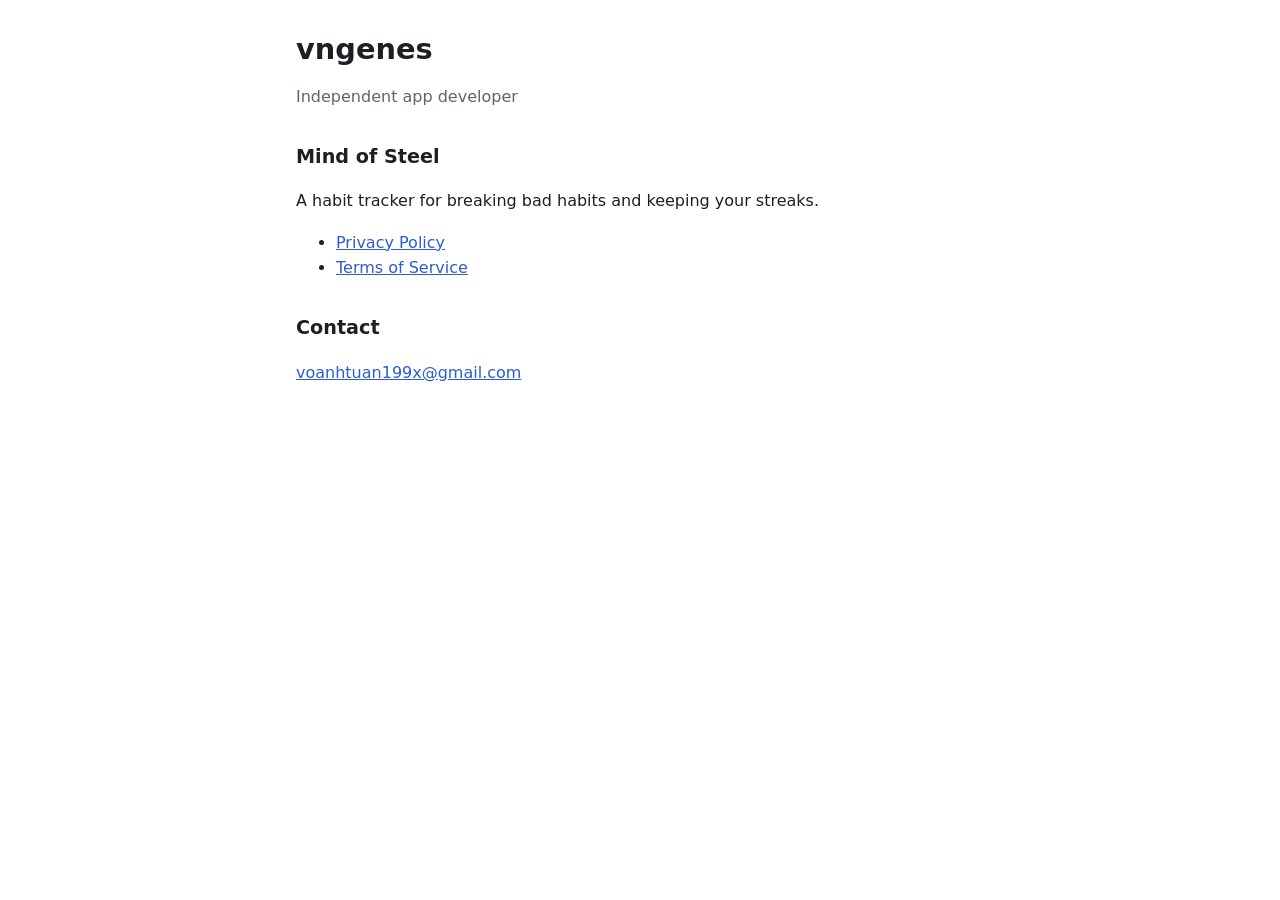
<file: index.html>
<!doctype html>
<html lang="en">
<head>
  <meta charset="utf-8">
  <meta name="viewport" content="width=device-width, initial-scale=1">
  <title>vngenes apps</title>
  <link rel="stylesheet" href="/style.css">
</head>
<body>
<main>
  <h1>vngenes</h1>
  <p class="muted">Independent app developer</p>

  <h2>Mind of Steel</h2>
  <p>A habit tracker for breaking bad habits and keeping your streaks.</p>
  <ul>
    <li><a href="/mind-of-steel/privacy/">Privacy Policy</a></li>
    <li><a href="/mind-of-steel/terms/">Terms of Service</a></li>
  </ul>

  <h2>Contact</h2>
  <p><a href="mailto:voanhtuan199x@gmail.com">voanhtuan199x@gmail.com</a></p>
</main>
</body>
</html>
</file>
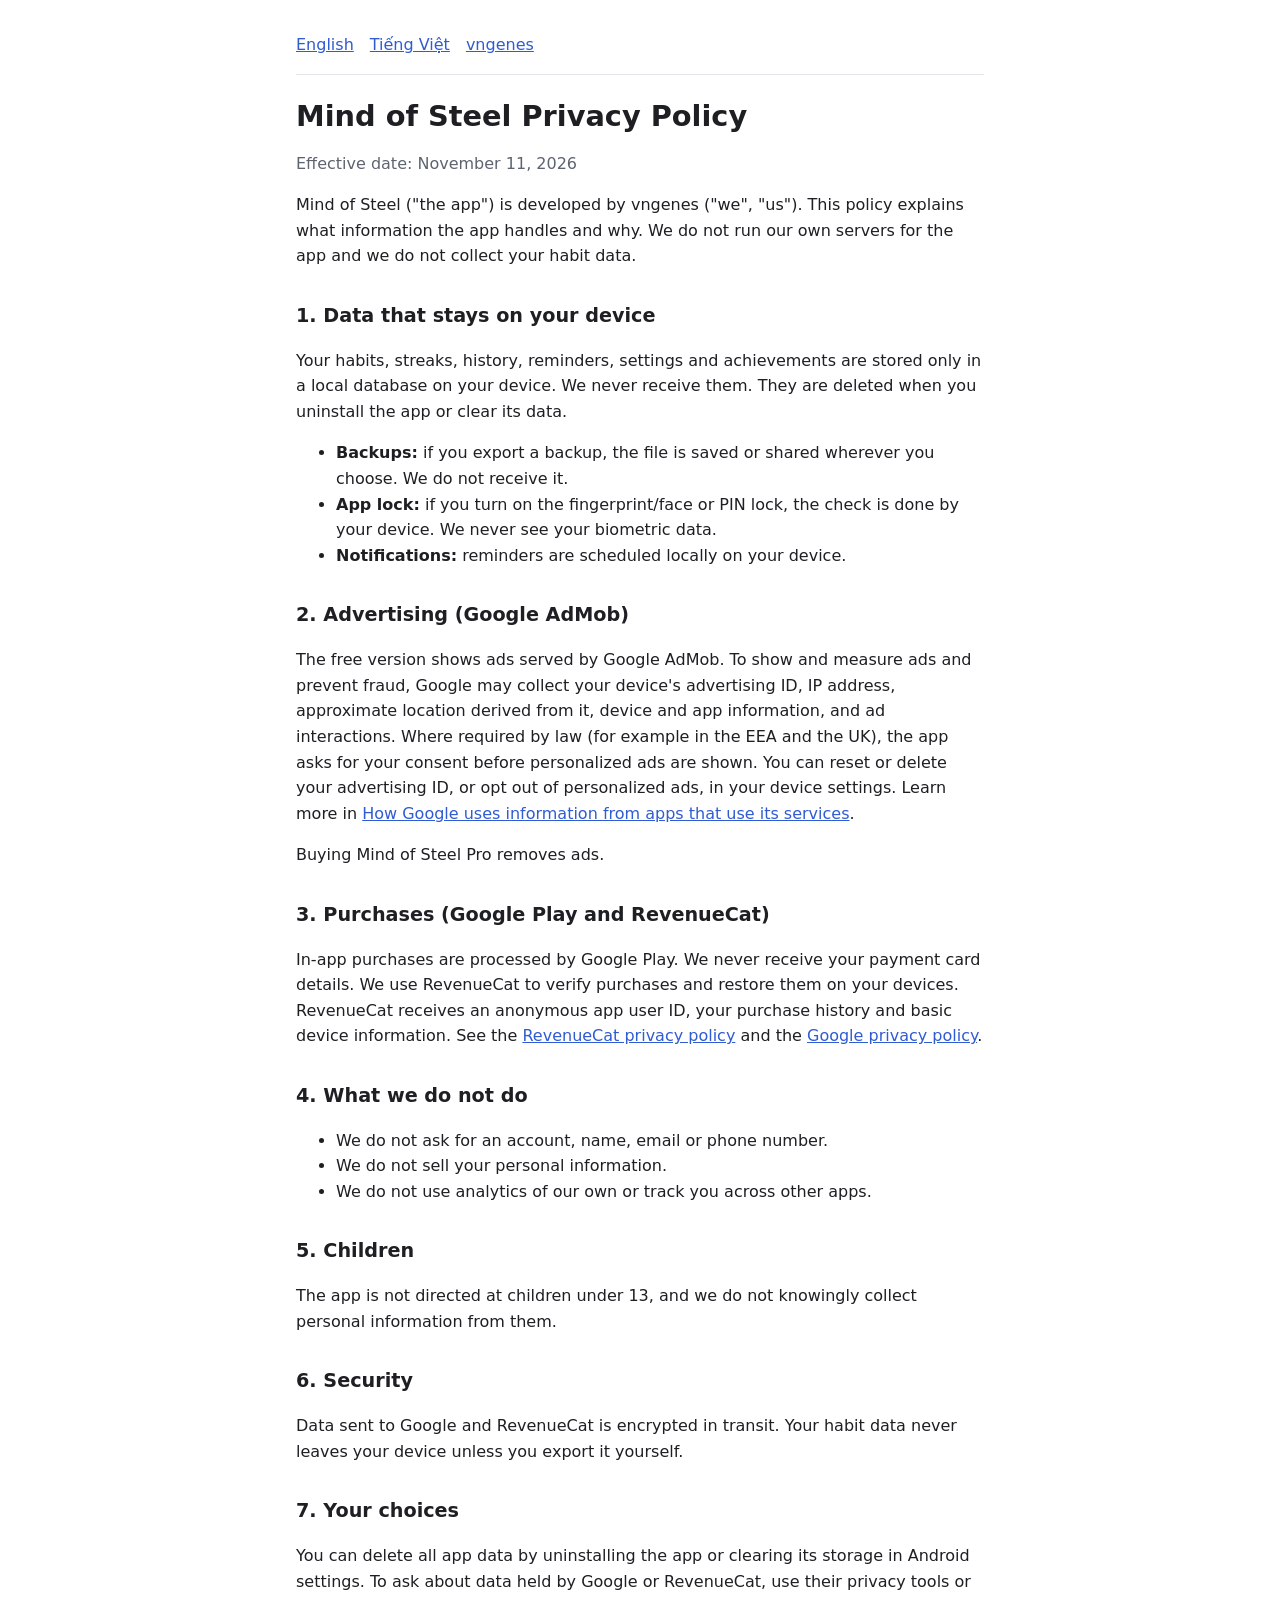
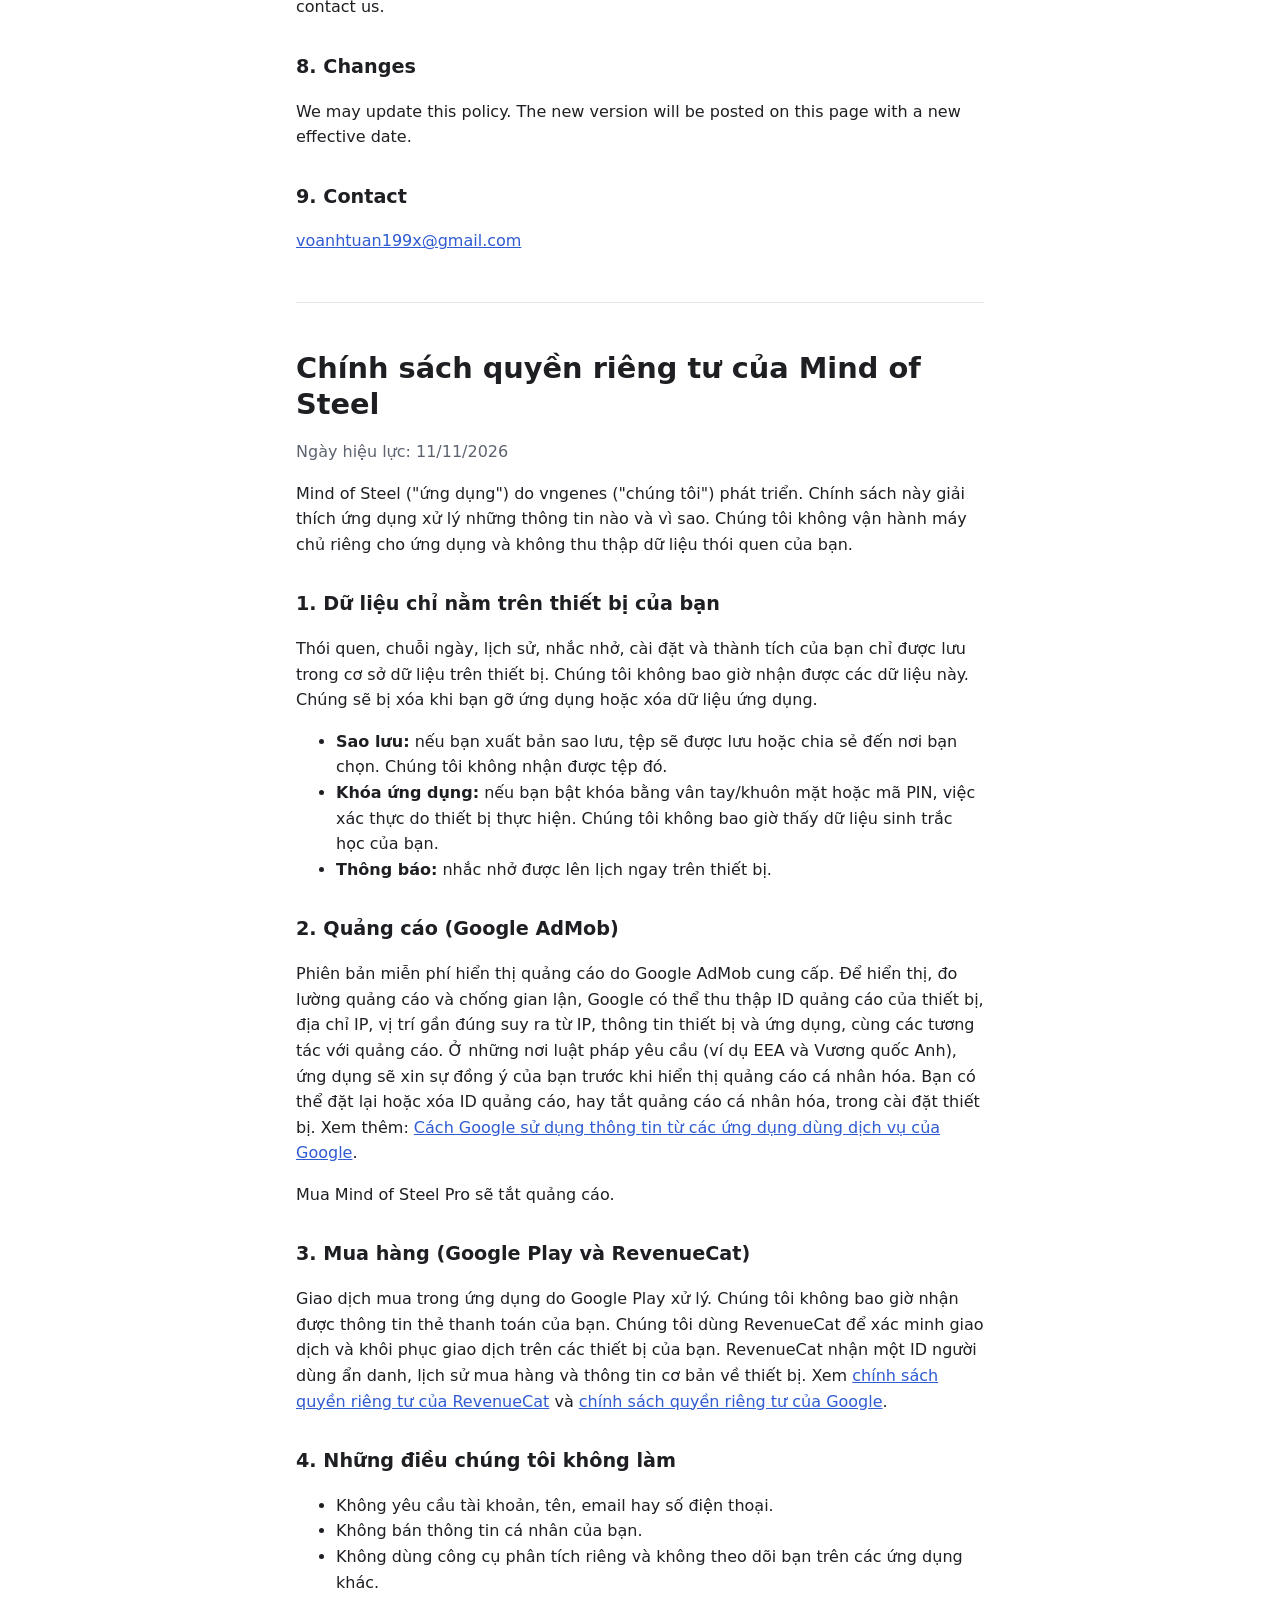
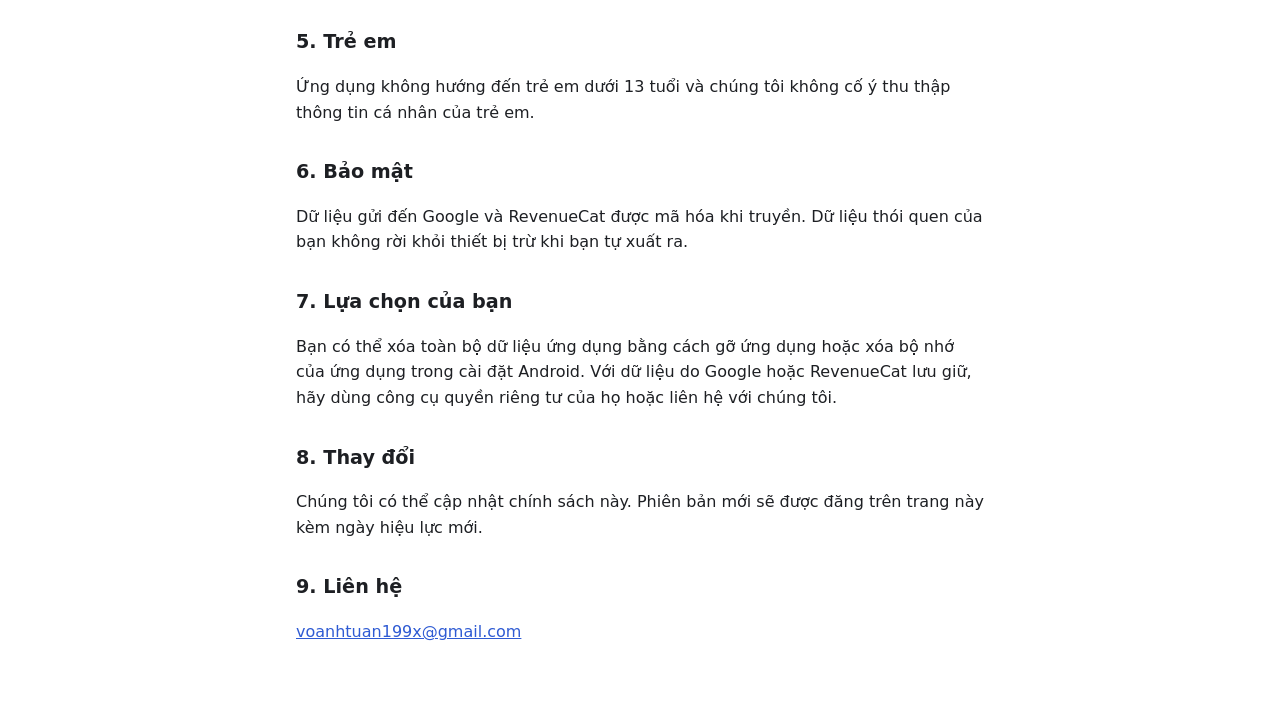
<file: mind-of-steel/privacy/index.html>
<!doctype html>
<html lang="en">
<head>
  <meta charset="utf-8">
  <meta name="viewport" content="width=device-width, initial-scale=1">
  <title>Mind of Steel Privacy Policy</title>
  <link rel="stylesheet" href="/style.css">
</head>
<body>
<main>
  <nav><a href="#en">English</a><a href="#vi">Tiếng Việt</a><a href="/">vngenes</a></nav>

  <section id="en" lang="en">
    <h1>Mind of Steel Privacy Policy</h1>
    <p class="muted">Effective date: November 11, 2026</p>

    <p>Mind of Steel ("the app") is developed by vngenes ("we", "us"). This policy explains what information the app handles and why. We do not run our own servers for the app and we do not collect your habit data.</p>

    <h2>1. Data that stays on your device</h2>
    <p>Your habits, streaks, history, reminders, settings and achievements are stored only in a local database on your device. We never receive them. They are deleted when you uninstall the app or clear its data.</p>
    <ul>
      <li><strong>Backups:</strong> if you export a backup, the file is saved or shared wherever you choose. We do not receive it.</li>
      <li><strong>App lock:</strong> if you turn on the fingerprint/face or PIN lock, the check is done by your device. We never see your biometric data.</li>
      <li><strong>Notifications:</strong> reminders are scheduled locally on your device.</li>
    </ul>

    <h2>2. Advertising (Google AdMob)</h2>
    <p>The free version shows ads served by Google AdMob. To show and measure ads and prevent fraud, Google may collect your device's advertising ID, IP address, approximate location derived from it, device and app information, and ad interactions. Where required by law (for example in the EEA and the UK), the app asks for your consent before personalized ads are shown. You can reset or delete your advertising ID, or opt out of personalized ads, in your device settings. Learn more in <a href="https://policies.google.com/technologies/partner-sites">How Google uses information from apps that use its services</a>.</p>
    <p>Buying Mind of Steel Pro removes ads.</p>

    <h2>3. Purchases (Google Play and RevenueCat)</h2>
    <p>In-app purchases are processed by Google Play. We never receive your payment card details. We use RevenueCat to verify purchases and restore them on your devices. RevenueCat receives an anonymous app user ID, your purchase history and basic device information. See the <a href="https://www.revenuecat.com/privacy">RevenueCat privacy policy</a> and the <a href="https://policies.google.com/privacy">Google privacy policy</a>.</p>

    <h2>4. What we do not do</h2>
    <ul>
      <li>We do not ask for an account, name, email or phone number.</li>
      <li>We do not sell your personal information.</li>
      <li>We do not use analytics of our own or track you across other apps.</li>
    </ul>

    <h2>5. Children</h2>
    <p>The app is not directed at children under 13, and we do not knowingly collect personal information from them.</p>

    <h2>6. Security</h2>
    <p>Data sent to Google and RevenueCat is encrypted in transit. Your habit data never leaves your device unless you export it yourself.</p>

    <h2>7. Your choices</h2>
    <p>You can delete all app data by uninstalling the app or clearing its storage in Android settings. To ask about data held by Google or RevenueCat, use their privacy tools or contact us.</p>

    <h2>8. Changes</h2>
    <p>We may update this policy. The new version will be posted on this page with a new effective date.</p>

    <h2>9. Contact</h2>
    <p><a href="mailto:voanhtuan199x@gmail.com">voanhtuan199x@gmail.com</a></p>
  </section>

  <hr>

  <section id="vi" lang="vi">
    <h1>Chính sách quyền riêng tư của Mind of Steel</h1>
    <p class="muted">Ngày hiệu lực: 11/11/2026</p>

    <p>Mind of Steel ("ứng dụng") do vngenes ("chúng tôi") phát triển. Chính sách này giải thích ứng dụng xử lý những thông tin nào và vì sao. Chúng tôi không vận hành máy chủ riêng cho ứng dụng và không thu thập dữ liệu thói quen của bạn.</p>

    <h2>1. Dữ liệu chỉ nằm trên thiết bị của bạn</h2>
    <p>Thói quen, chuỗi ngày, lịch sử, nhắc nhở, cài đặt và thành tích của bạn chỉ được lưu trong cơ sở dữ liệu trên thiết bị. Chúng tôi không bao giờ nhận được các dữ liệu này. Chúng sẽ bị xóa khi bạn gỡ ứng dụng hoặc xóa dữ liệu ứng dụng.</p>
    <ul>
      <li><strong>Sao lưu:</strong> nếu bạn xuất bản sao lưu, tệp sẽ được lưu hoặc chia sẻ đến nơi bạn chọn. Chúng tôi không nhận được tệp đó.</li>
      <li><strong>Khóa ứng dụng:</strong> nếu bạn bật khóa bằng vân tay/khuôn mặt hoặc mã PIN, việc xác thực do thiết bị thực hiện. Chúng tôi không bao giờ thấy dữ liệu sinh trắc học của bạn.</li>
      <li><strong>Thông báo:</strong> nhắc nhở được lên lịch ngay trên thiết bị.</li>
    </ul>

    <h2>2. Quảng cáo (Google AdMob)</h2>
    <p>Phiên bản miễn phí hiển thị quảng cáo do Google AdMob cung cấp. Để hiển thị, đo lường quảng cáo và chống gian lận, Google có thể thu thập ID quảng cáo của thiết bị, địa chỉ IP, vị trí gần đúng suy ra từ IP, thông tin thiết bị và ứng dụng, cùng các tương tác với quảng cáo. Ở những nơi luật pháp yêu cầu (ví dụ EEA và Vương quốc Anh), ứng dụng sẽ xin sự đồng ý của bạn trước khi hiển thị quảng cáo cá nhân hóa. Bạn có thể đặt lại hoặc xóa ID quảng cáo, hay tắt quảng cáo cá nhân hóa, trong cài đặt thiết bị. Xem thêm: <a href="https://policies.google.com/technologies/partner-sites">Cách Google sử dụng thông tin từ các ứng dụng dùng dịch vụ của Google</a>.</p>
    <p>Mua Mind of Steel Pro sẽ tắt quảng cáo.</p>

    <h2>3. Mua hàng (Google Play và RevenueCat)</h2>
    <p>Giao dịch mua trong ứng dụng do Google Play xử lý. Chúng tôi không bao giờ nhận được thông tin thẻ thanh toán của bạn. Chúng tôi dùng RevenueCat để xác minh giao dịch và khôi phục giao dịch trên các thiết bị của bạn. RevenueCat nhận một ID người dùng ẩn danh, lịch sử mua hàng và thông tin cơ bản về thiết bị. Xem <a href="https://www.revenuecat.com/privacy">chính sách quyền riêng tư của RevenueCat</a> và <a href="https://policies.google.com/privacy?hl=vi">chính sách quyền riêng tư của Google</a>.</p>

    <h2>4. Những điều chúng tôi không làm</h2>
    <ul>
      <li>Không yêu cầu tài khoản, tên, email hay số điện thoại.</li>
      <li>Không bán thông tin cá nhân của bạn.</li>
      <li>Không dùng công cụ phân tích riêng và không theo dõi bạn trên các ứng dụng khác.</li>
    </ul>

    <h2>5. Trẻ em</h2>
    <p>Ứng dụng không hướng đến trẻ em dưới 13 tuổi và chúng tôi không cố ý thu thập thông tin cá nhân của trẻ em.</p>

    <h2>6. Bảo mật</h2>
    <p>Dữ liệu gửi đến Google và RevenueCat được mã hóa khi truyền. Dữ liệu thói quen của bạn không rời khỏi thiết bị trừ khi bạn tự xuất ra.</p>

    <h2>7. Lựa chọn của bạn</h2>
    <p>Bạn có thể xóa toàn bộ dữ liệu ứng dụng bằng cách gỡ ứng dụng hoặc xóa bộ nhớ của ứng dụng trong cài đặt Android. Với dữ liệu do Google hoặc RevenueCat lưu giữ, hãy dùng công cụ quyền riêng tư của họ hoặc liên hệ với chúng tôi.</p>

    <h2>8. Thay đổi</h2>
    <p>Chúng tôi có thể cập nhật chính sách này. Phiên bản mới sẽ được đăng trên trang này kèm ngày hiệu lực mới.</p>

    <h2>9. Liên hệ</h2>
    <p><a href="mailto:voanhtuan199x@gmail.com">voanhtuan199x@gmail.com</a></p>
  </section>
</main>
</body>
</html>
</file>
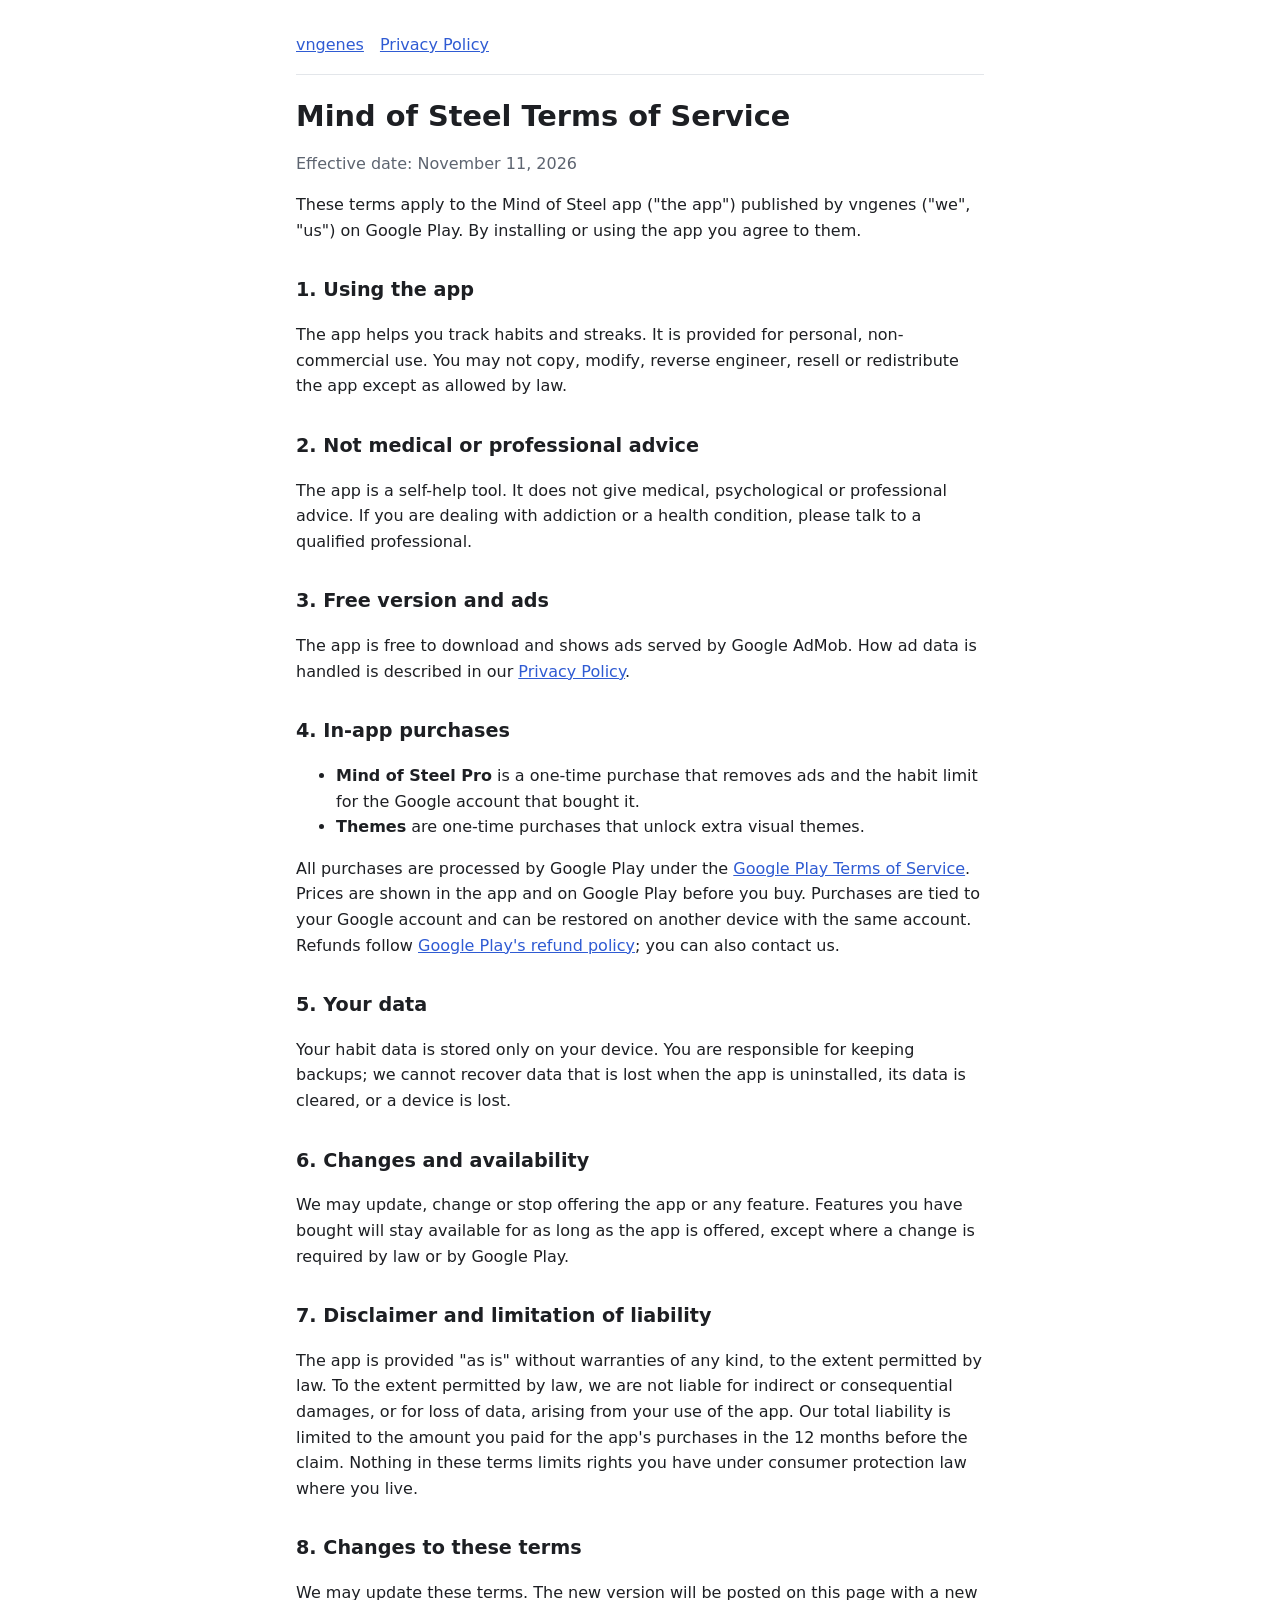
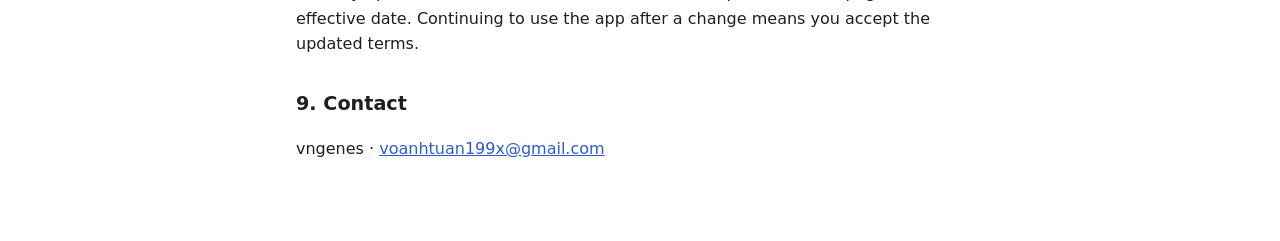
<file: mind-of-steel/terms/index.html>
<!doctype html>
<html lang="en">
<head>
  <meta charset="utf-8">
  <meta name="viewport" content="width=device-width, initial-scale=1">
  <title>Mind of Steel Terms of Service</title>
  <link rel="stylesheet" href="/style.css">
</head>
<body>
<main>
  <nav><a href="/">vngenes</a><a href="/mind-of-steel/privacy/">Privacy Policy</a></nav>

  <h1>Mind of Steel Terms of Service</h1>
  <p class="muted">Effective date: November 11, 2026</p>

  <p>These terms apply to the Mind of Steel app ("the app") published by vngenes ("we", "us") on Google Play. By installing or using the app you agree to them.</p>

  <h2>1. Using the app</h2>
  <p>The app helps you track habits and streaks. It is provided for personal, non-commercial use. You may not copy, modify, reverse engineer, resell or redistribute the app except as allowed by law.</p>

  <h2>2. Not medical or professional advice</h2>
  <p>The app is a self-help tool. It does not give medical, psychological or professional advice. If you are dealing with addiction or a health condition, please talk to a qualified professional.</p>

  <h2>3. Free version and ads</h2>
  <p>The app is free to download and shows ads served by Google AdMob. How ad data is handled is described in our <a href="/mind-of-steel/privacy/">Privacy Policy</a>.</p>

  <h2>4. In-app purchases</h2>
  <ul>
    <li><strong>Mind of Steel Pro</strong> is a one-time purchase that removes ads and the habit limit for the Google account that bought it.</li>
    <li><strong>Themes</strong> are one-time purchases that unlock extra visual themes.</li>
  </ul>
  <p>All purchases are processed by Google Play under the <a href="https://play.google.com/about/play-terms/">Google Play Terms of Service</a>. Prices are shown in the app and on Google Play before you buy. Purchases are tied to your Google account and can be restored on another device with the same account. Refunds follow <a href="https://support.google.com/googleplay/answer/2479637">Google Play's refund policy</a>; you can also contact us.</p>

  <h2>5. Your data</h2>
  <p>Your habit data is stored only on your device. You are responsible for keeping backups; we cannot recover data that is lost when the app is uninstalled, its data is cleared, or a device is lost.</p>

  <h2>6. Changes and availability</h2>
  <p>We may update, change or stop offering the app or any feature. Features you have bought will stay available for as long as the app is offered, except where a change is required by law or by Google Play.</p>

  <h2>7. Disclaimer and limitation of liability</h2>
  <p>The app is provided "as is" without warranties of any kind, to the extent permitted by law. To the extent permitted by law, we are not liable for indirect or consequential damages, or for loss of data, arising from your use of the app. Our total liability is limited to the amount you paid for the app's purchases in the 12 months before the claim. Nothing in these terms limits rights you have under consumer protection law where you live.</p>

  <h2>8. Changes to these terms</h2>
  <p>We may update these terms. The new version will be posted on this page with a new effective date. Continuing to use the app after a change means you accept the updated terms.</p>

  <h2>9. Contact</h2>
  <p>vngenes · <a href="mailto:voanhtuan199x@gmail.com">voanhtuan199x@gmail.com</a></p>
</main>
</body>
</html>
</file>
<file: style.css>
:root { --bg: #ffffff; --fg: #1d1f23; --muted: #5d6470; --line: #e3e6ea; --accent: #2f5bd3; }
@media (prefers-color-scheme: dark) {
  :root { --bg: #121417; --fg: #e8eaed; --muted: #a0a7b2; --line: #2a2e34; --accent: #8fb0ff; }
}
* { box-sizing: border-box; }
body { margin: 0; background: var(--bg); color: var(--fg); font: 16px/1.6 system-ui, -apple-system, "Segoe UI", Roboto, sans-serif; }
main { max-width: 720px; margin: 0 auto; padding: 32px 16px 64px; }
h1 { font-size: 1.8rem; line-height: 1.25; margin: 0 0 4px; }
h2 { font-size: 1.2rem; margin: 32px 0 8px; }
p, li { color: var(--fg); }
.muted { color: var(--muted); }
a { color: var(--accent); }
nav { display: flex; gap: 16px; padding-bottom: 16px; border-bottom: 1px solid var(--line); margin-bottom: 24px; }
hr { border: 0; border-top: 1px solid var(--line); margin: 48px 0; }
table { width: 100%; border-collapse: collapse; font-size: .95rem; }
th, td { text-align: left; vertical-align: top; padding: 8px; border-bottom: 1px solid var(--line); }
</file>
